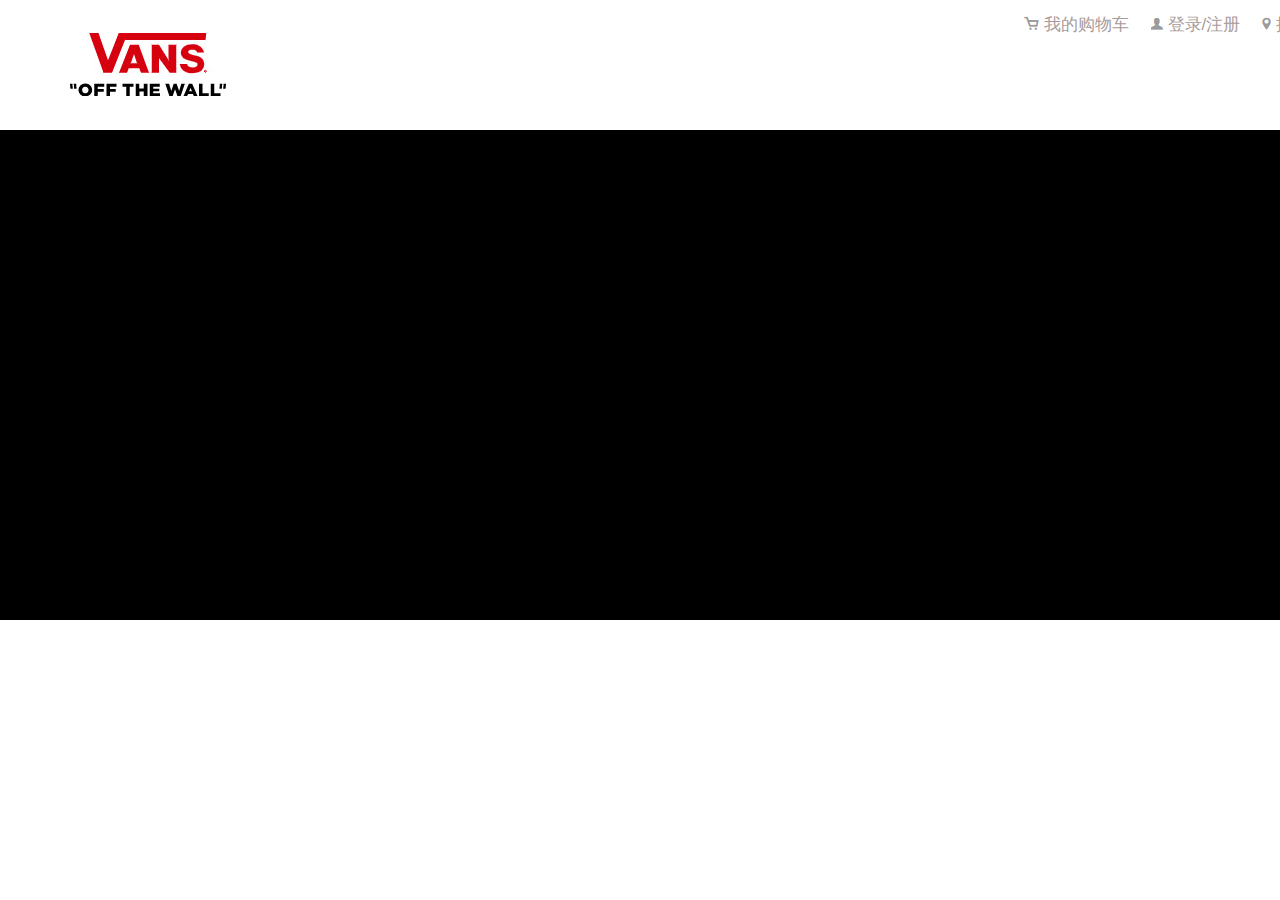
<file: cn.com.vans.www/index.html>
<!DOCTYPE html>
<html lang="en">

<head>
    <meta charset="UTF-8">
    <meta name="viewport" content="width=device-width, initial-scale=1.0">
    <title>vans(仿)</title>
    <link rel="stylesheet" href="./lib/reset/reset.css">
    <link rel="stylesheet" href="./css/common.css">
    <link rel="stylesheet" href="./css/index.css">
</head>

<body>
    <!-- 顶部 -->
    <div class="title">
        <div class="container clearfix">
            <div class="title-top">
                <div class="title-top-left">
                    <img src="./images/index2.img/vans-logo.jpg" alt="">
                </div>
                <div class="title-top-right">
                    <ul>
                        <li><a href=""><img src="./images/index2.img/gouwuche.png" alt=""> 我的购物车</a></li>
                        <li><a href=""><img src="./images/index2.img/ren.png" alt=""> 登录/注册</a></li>
                        <li><a href=""><img src="./images/index2.img/dingwei.png" alt=""> 搜索店铺</a></li>
                    </ul>
                </div>
                <!-- <div class="title-bottom-right">
                    <ul>
                        <li>关于VANS</li>
                        <i>/</i>
                        <li>热门</li>
                        <i>/</i>
                        <li>男子</li>
                        <i>/</i>
                        <li>女子</li>
                        <i>/</i>
                        <li>童鞋</li>
                        <i>/</i>
                        <li>CUSTOMS定制鞋</li>
                        <i>/</i>
                        <li>更多产品</li>
                    </ul>
                </div> -->
            </div>
        </div>
    </div>
    <!-- 内容 -->
    <div class="content">
        <div class="container clearfix">
            <div class="content-content">
            </div>
        </div>
    </div>
    <!-- 底部 -->
    <div class="bottom">
        <div class="container clearfix">
            <div class="bottom-left"></div>
            <div class="bottom-Middle"></div>
            <div class="bottom-right"></div>
        </div>
    </div>

</body>

</html>
</file>
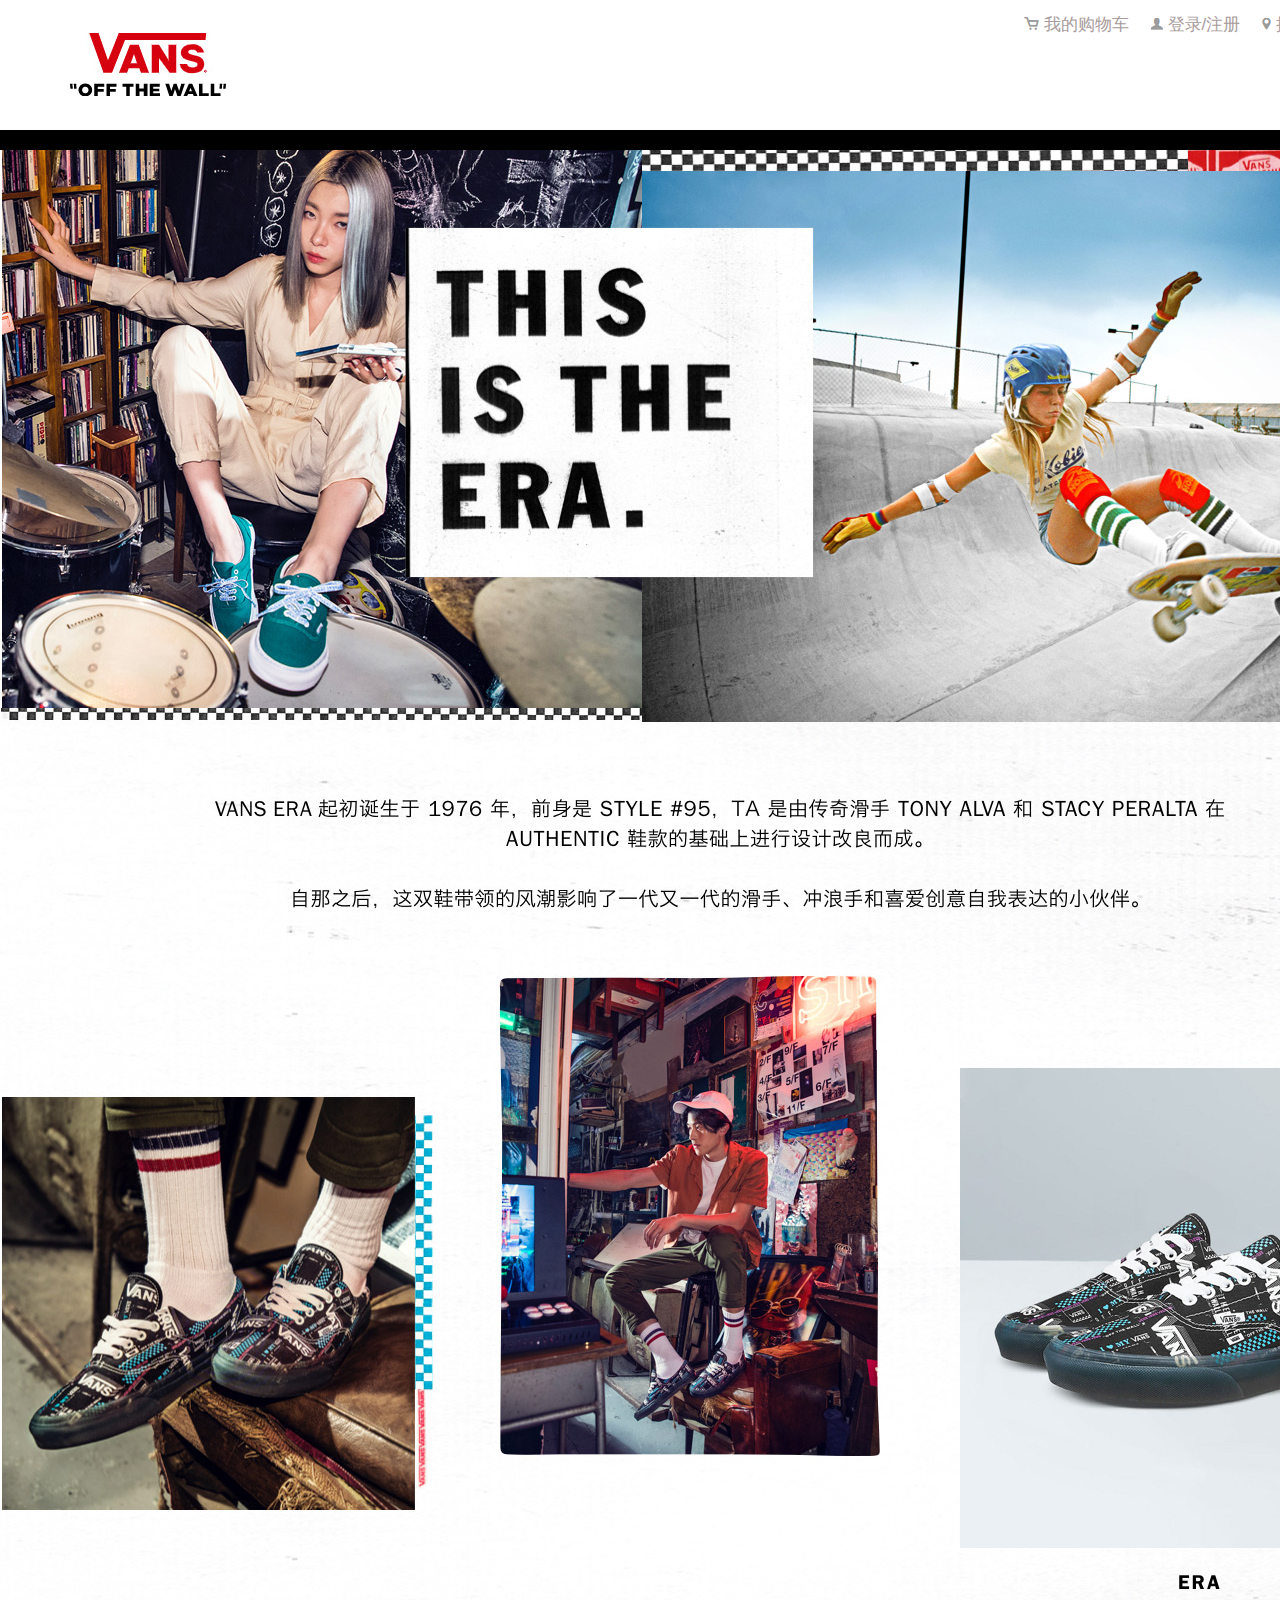
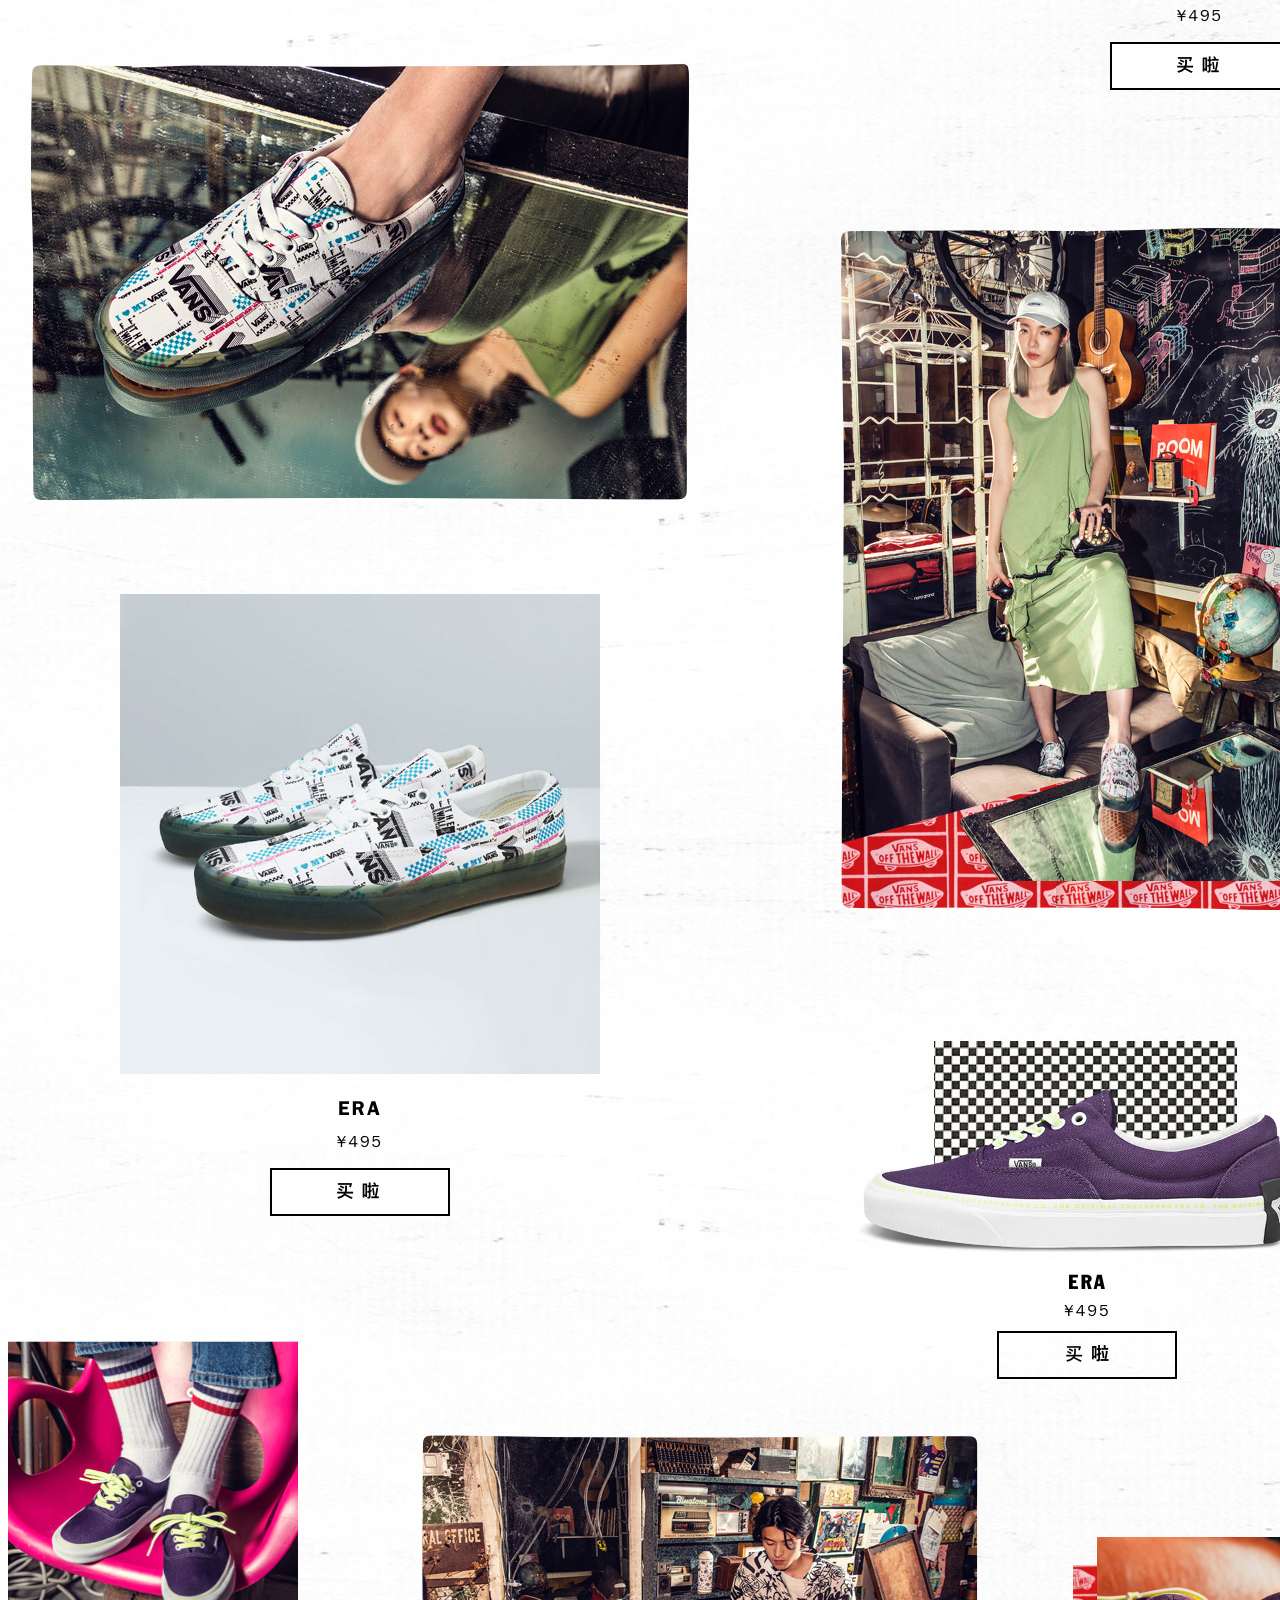
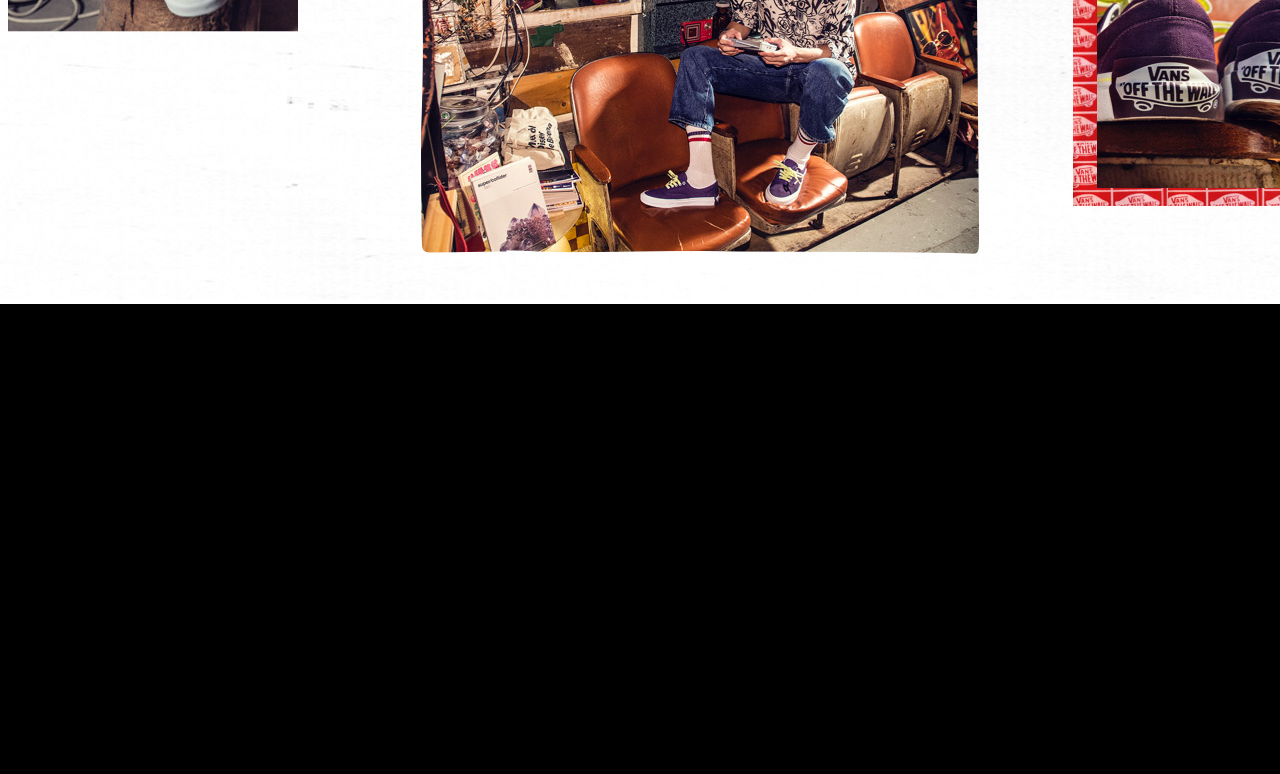
<file: cn.com.vans.www/index2.html>
<!DOCTYPE html>
<html lang="en">

<head>
    <meta charset="UTF-8">
    <meta name="viewport" content="width=device-width, initial-scale=1.0">
    <title>vans(仿)</title>
    <link rel="stylesheet" href="./lib/reset/reset.css">
    <link rel="stylesheet" href="./css/common.css">
    <link rel="stylesheet" href="./css/index2.css">
</head>

<body>
    <!-- 顶部 -->
    <div class="title">
        <div class="container clearfix">
            <div class="title-top">
                <div class="title-top-left">
                    <img src="./images/index2.img/vans-logo.jpg" alt="">
                </div>
                <div class="title-top-right">
                    <ul>
                        <li><a href=""><img src="./images/index2.img/gouwuche.png" alt=""> 我的购物车</a></li>
                        <li><a href=""><img src="./images/index2.img/ren.png" alt=""> 登录/注册</a></li>
                        <li><a href=""><img src="./images/index2.img/dingwei.png" alt=""> 搜索店铺</a></li>
                    </ul>
                </div>
                <!-- <div class="title-bottom-right">
                    <ul>
                        <li>关于VANS</li>
                        <i>/</i>
                        <li>热门</li>
                        <i>/</i>
                        <li>男子</li>
                        <i>/</i>
                        <li>女子</li>
                        <i>/</i>
                        <li>童鞋</li>
                        <i>/</i>
                        <li>CUSTOMS定制鞋</li>
                        <i>/</i>
                        <li>更多产品</li>
                    </ul>
                </div> -->
            </div>
        </div>
    </div>
    <!-- 内容 -->
    <div class="content">
        <div class="container clearfix">
            <div class="content-content">
                <i><img src="./images/index2.img/index2.one.jpg" alt=""></i>
            </div>
        </div>
    </div>
    <!-- 底部 -->
    <div class="bottom">
        <div class="container clearfix">
            <div class="bottom-left"></div>
            <div class="bottom-Middle"></div>
            <div class="bottom-right"></div>
        </div>
    </div>

</body>

</html>
</file>
<file: cn.com.vans.www/css/common.css>
.clearfix:before,
.clearfix:after {
  content: '';
  display: table;
}

.clearfix:after {
  clear: both;
}

.clearfix {
  *zoom: 1;
}

.container {
  position: relative;
  margin: 0 auto;
  width: 1440px;
}
</file>
<file: cn.com.vans.www/css/index.css>
/* 顶部 */
.title{
    height: 130px;
    background-color: #ffffff;
    border-bottom: 20px solid black;
}
.title-top{
    height: 130px;
    background-color: #ffffff;
}
.title-top-left img{
    float: left;
    margin-top: 33px;
    margin-left: 70px;
}
.title-top-right ul{
    float: right;
    margin-top: 15px;
    margin-right: 74px;
}
.title-top-right ul li{
    float: left;
    margin-right: 22px;
}
.title-top-right ul li a{
    font-size: 17px;
    color: #A89B9B;
}
.title-top-right ul li a:hover{
    color: red;
}
.title-bottom-right{
    float: left;
}
.title-bottom-right ul{
    /* float: right; */
    margin-top: 80px;
    margin-left: 50px;
}
.title-bottom-right ul li,i{
    float: left;

}
.title-bottom-right ul li{
    font-size: 16px;
    color: #000000;
}
.title-bottom-right ul i{
    font-size: 16px;
    color: #B19C9A;
}
/* 内容 */
/* 底部 */
.bottom{
    height: 470px;
    background-color: #000000;
}
</file>
<file: cn.com.vans.www/css/index2.css>
/* 顶部 */
.title{
    height: 130px;
    background-color: #ffffff;
    border-bottom: 20px solid black;
}
.title-top{
    height: 130px;
    background-color: #ffffff;
}
.title-top-left img{
    float: left;
    margin-top: 33px;
    margin-left: 70px;
}
.title-top-right ul{
    float: right;
    margin-top: 15px;
    margin-right: 74px;
}
.title-top-right ul li{
    float: left;
    margin-right: 22px;
}
.title-top-right ul li a{
    font-size: 17px;
    color: #A89B9B;
}
.title-top-right ul li a:hover{
    color: red;
}
.title-bottom-right{
    float: left;
}
.title-bottom-right ul{
    /* float: right; */
    margin-top: 80px;
    margin-left: 50px;
}
.title-bottom-right ul li,i{
    float: left;

}
.title-bottom-right ul li{
    font-size: 16px;
    color: #000000;
}
.title-bottom-right ul i{
    font-size: 16px;
    color: #B19C9A;
}
/* 内容 */
/* 底部 */
.bottom{
    height: 470px;
    background-color: #000000;
}
</file>
